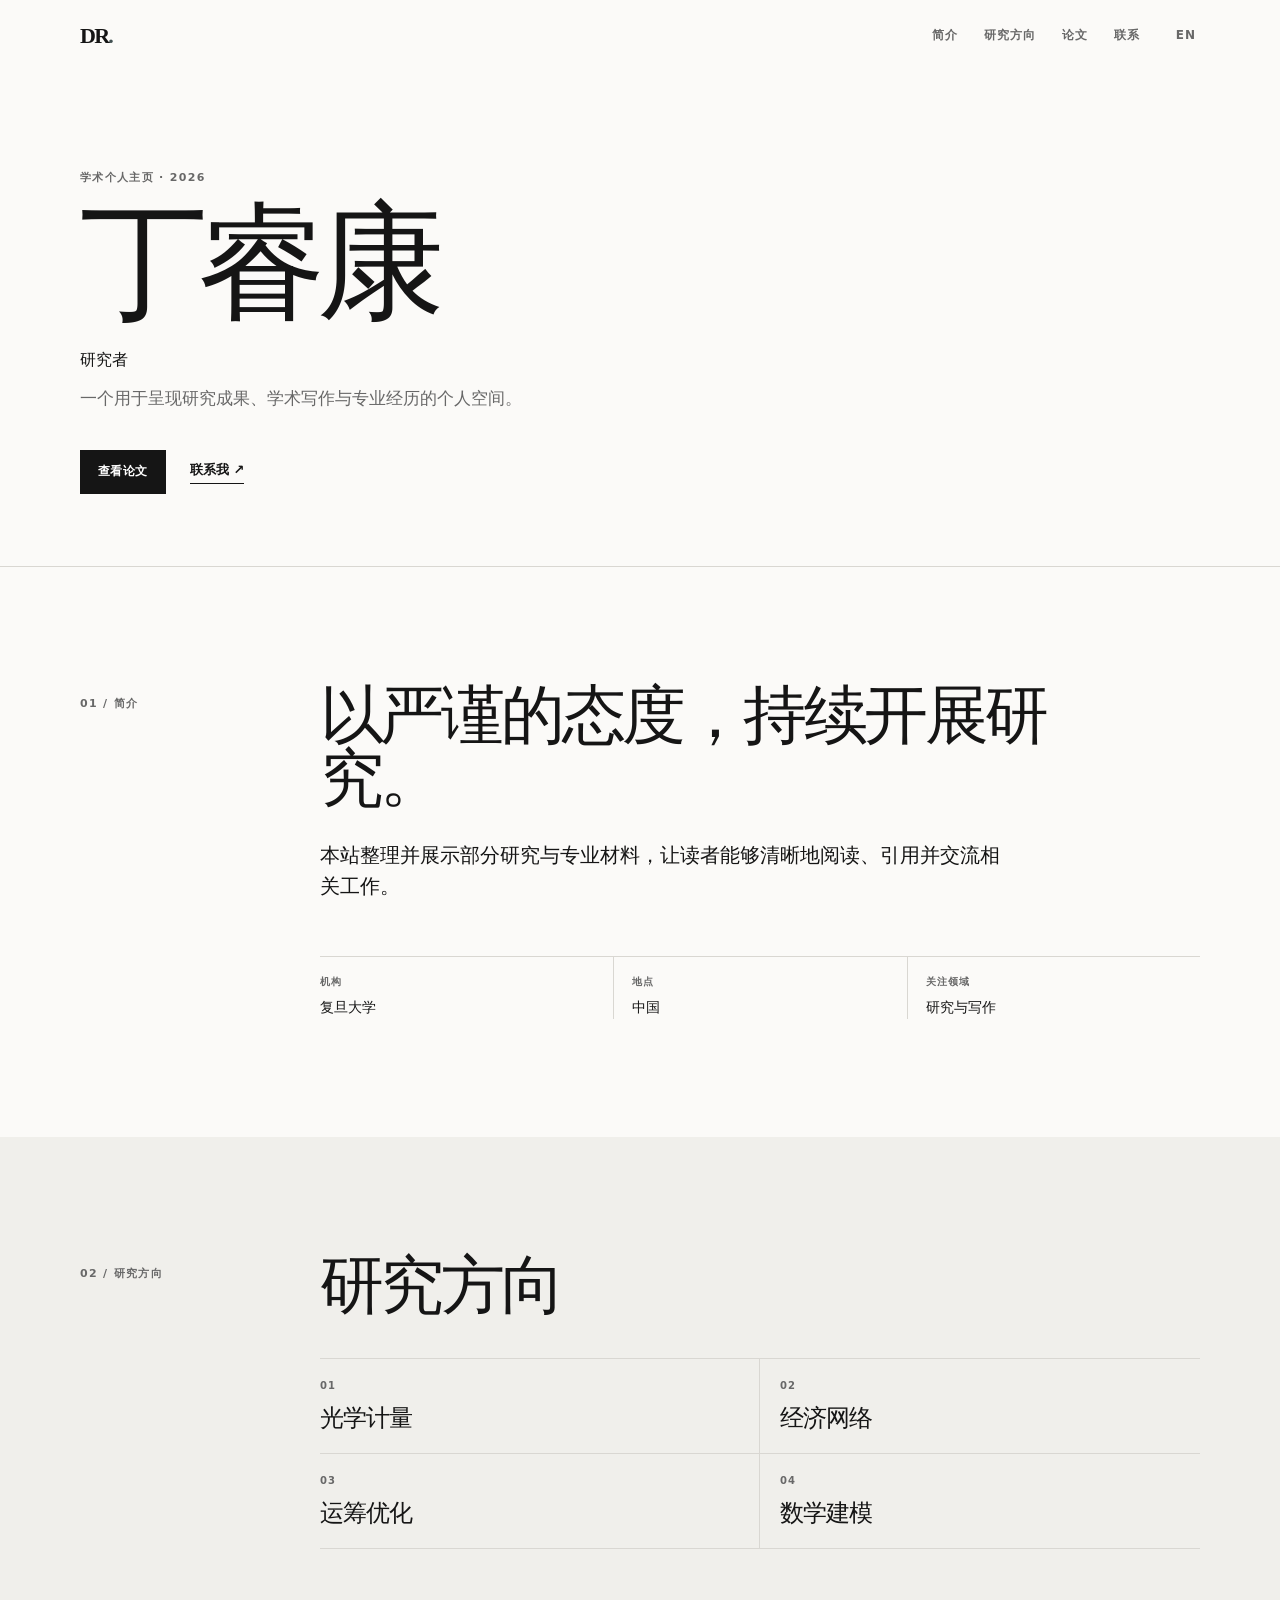
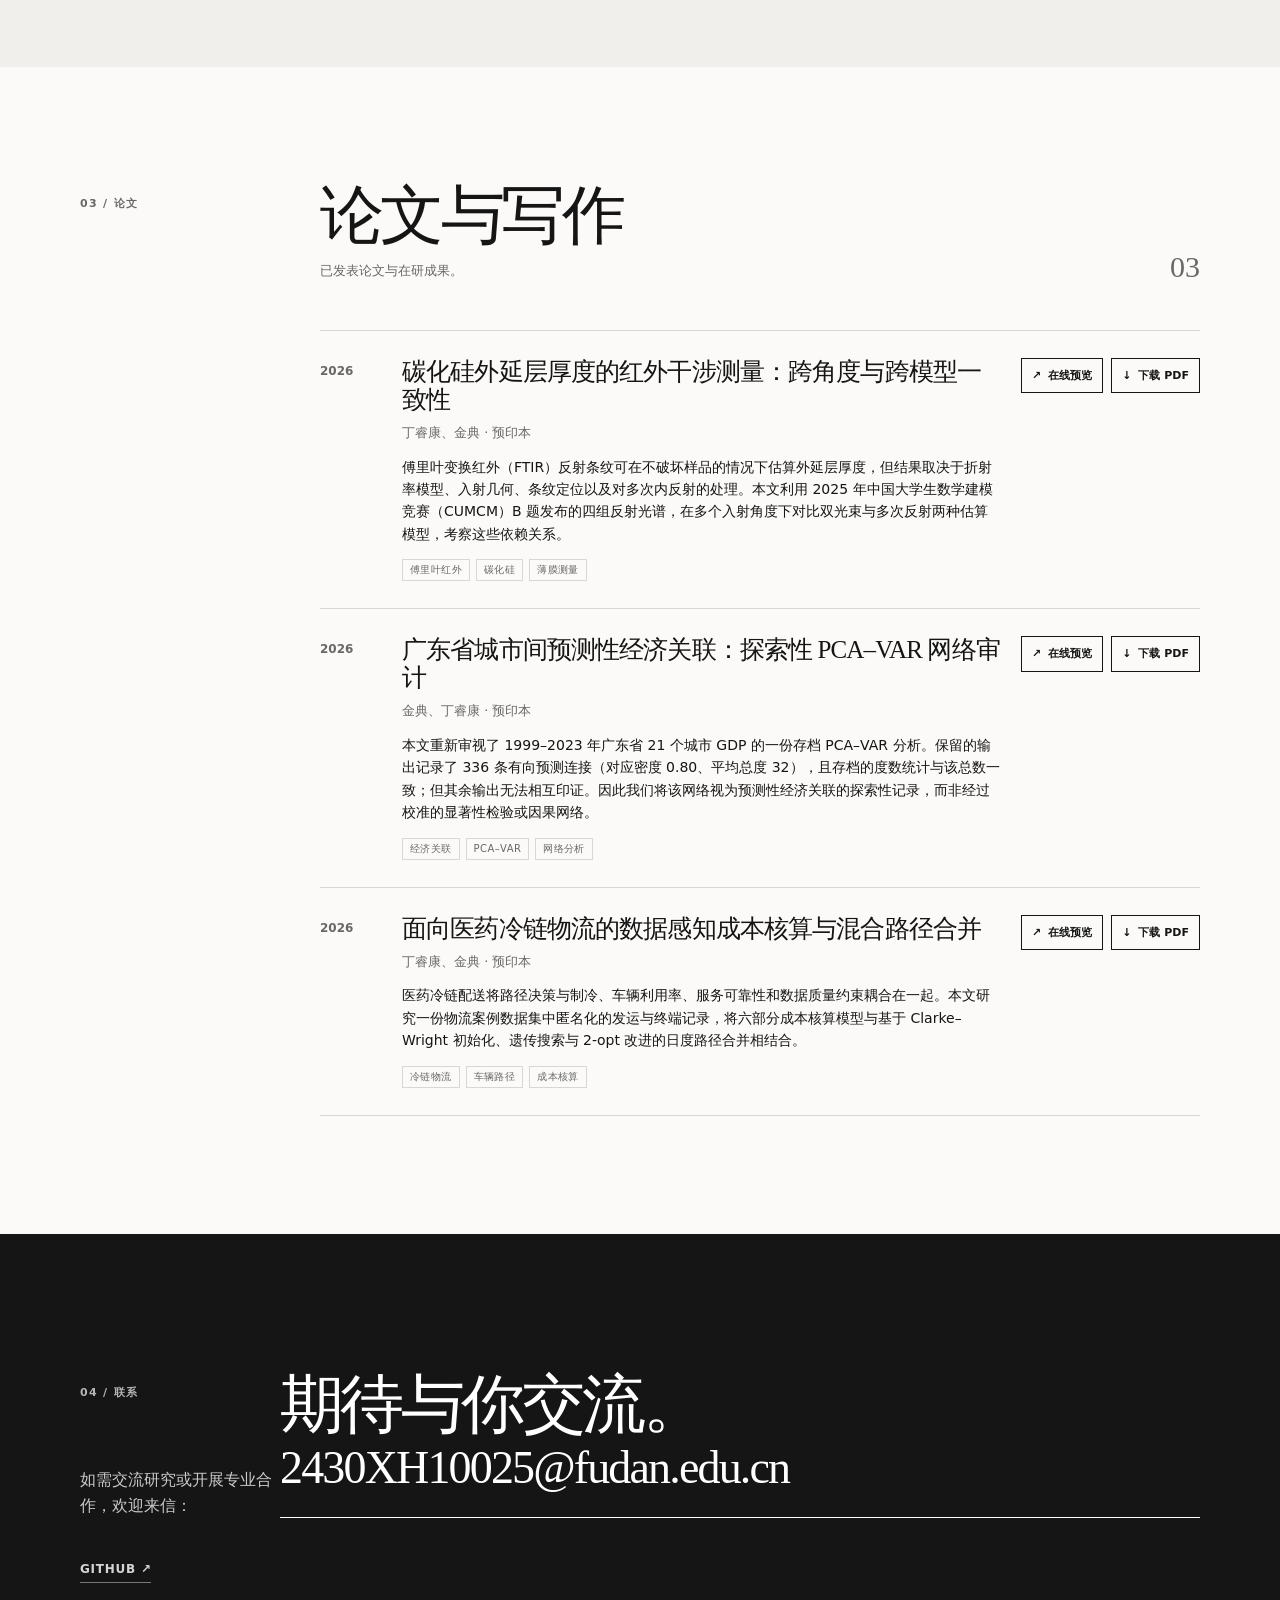
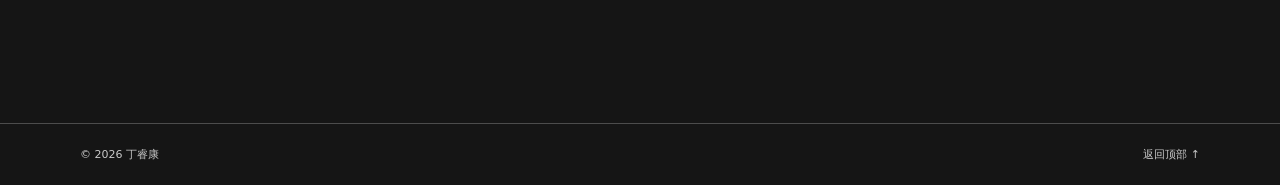
<file: index.html>
<!doctype html>
<html lang="zh-CN">
  <head>
    <meta charset="UTF-8" />
    <meta name="viewport" content="width=device-width, initial-scale=1.0" />
    <meta name="description" content="Ding Ruikang — Personal academic website." />
    <title>Ding Ruikang | Personal Website</title>
    <link rel="stylesheet" href="styles.css" />
  </head>
  <body>
    <a class="skip-link" href="#main">Skip to content</a>
    <header class="site-header" id="top">
      <div class="container nav-wrap">
        <a class="wordmark" href="#top" aria-label="Back to top">DR<span>.</span></a>
        <button class="menu-toggle" type="button" aria-expanded="false" aria-controls="site-nav">
          <span class="sr-only" data-i18n="menu">Menu</span><span aria-hidden="true">+</span>
        </button>
        <nav class="site-nav" id="site-nav" aria-label="Primary navigation">
          <a href="#about" data-i18n="navAbout">About</a>
          <a href="#research" data-i18n="navResearch">Research</a>
          <a href="#publications" data-i18n="navPublications">Publications</a>
          <!-- <a href="#resume" data-i18n="navResume">Résumé</a> -->
          <a href="#contact" data-i18n="navContact">Contact</a>
        </nav>
        <button class="language-toggle" type="button" aria-label="Switch language">EN</button>
      </div>
    </header>

    <main id="main">
      <section class="hero container" aria-labelledby="page-title">
        <div class="hero-copy reveal">
          <p class="eyebrow" data-i18n="heroKicker">Academic profile · 2026</p>
          <h1 id="page-title" data-person="name">Ding Ruikang</h1>
          <p class="hero-role" data-person="role">Researcher &amp; Scholar</p>
          <p class="hero-intro" data-person="intro">A concise space for research, writing, and professional work.</p>
          <div class="hero-actions">
            <a class="button button-dark" href="#publications" data-i18n="viewPublications">View publications</a>
            <a class="text-link" href="#contact" data-i18n="getInTouch">Get in touch <span aria-hidden="true">↗</span></a>
          </div>
        </div>
        <!-- Portrait (commented out)
        <div class="portrait-wrap reveal delay-1" aria-label="Portrait placeholder" role="img">
          <div class="portrait" id="portrait">
            <span data-person="initials">DR</span>
            <p data-i18n="portraitPending">Portrait forthcoming</p>
          </div>
          <p class="portrait-caption" data-i18n="portraitCaption">Based in China · Available for collaboration</p>
        </div>
        -->
      </section>

      <section class="section section-rule" id="about" aria-labelledby="about-title">
        <div class="container section-grid">
          <p class="section-label">01 / <span data-i18n="navAbout">About</span></p>
          <div class="section-content reveal">
            <h2 id="about-title" data-i18n="aboutTitle">A considered approach to research.</h2>
            <p class="lead" data-person="about">This site collects selected research and professional materials. It is designed to make the work easy to read, cite, and discuss.</p>
            <dl class="facts" id="facts"></dl>
          </div>
        </div>
      </section>

      <section class="section section-tint" id="research" aria-labelledby="research-title">
        <div class="container section-grid">
          <p class="section-label">02 / <span data-i18n="navResearch">Research</span></p>
          <div class="section-content reveal">
            <h2 id="research-title" data-i18n="researchTitle">Research interests</h2>
            <div class="interests" id="interests"></div>
          </div>
        </div>
      </section>

      <section class="section" id="publications" aria-labelledby="publications-title">
        <div class="container section-grid">
          <p class="section-label">03 / <span data-i18n="navPublications">Publications</span></p>
          <div class="section-content reveal">
            <div class="heading-row">
              <div>
                <h2 id="publications-title" data-i18n="publicationsTitle">Selected publications</h2>
                <p class="section-note" data-i18n="publicationsNote">Selected papers and working manuscripts.</p>
              </div>
              <span class="count" id="publication-count" aria-label="Number of publications"></span>
            </div>
            <div class="publication-list" id="publication-list"></div>
            <!-- <p class="document-hint" data-i18n="documentHint">PDF files will be available here once they are added to the repository.</p> -->
          </div>
        </div>
      </section>

      <!-- Résumé section (commented out)
      <section class="section section-tint" id="resume" aria-labelledby="resume-title">
        <div class="container section-grid">
          <p class="section-label">04 / <span data-i18n="navResume">Résumé</span></p>
          <div class="section-content reveal">
            <h2 id="resume-title" data-i18n="resumeTitle">Curriculum vitae</h2>
            <p class="lead resume-copy" data-i18n="resumeCopy">A complete overview of education, research experience, and professional history.</p>
            <div class="resume-card">
              <div class="resume-mark" aria-hidden="true">CV</div>
              <div>
                <p class="resume-file" id="resume-filename">Ding_Ruikang_CV.pdf</p>
                <p class="muted" data-i18n="resumeStatus">PDF to be added</p>
              </div>
              <div class="card-actions" id="resume-actions"></div>
            </div>
          </div>
        </div>
      </section>
      -->

      <section class="section contact-section" id="contact" aria-labelledby="contact-title">
        <div class="container contact-inner reveal">
          <p class="section-label">04 / <span data-i18n="navContact">Contact</span></p>
          <h2 id="contact-title" data-i18n="contactTitle">Let’s start a conversation.</h2>
          <p class="contact-copy" data-i18n="contactCopy">For research discussion or professional inquiries, please write to:</p>
          <a class="email-link" data-person="email" href="mailto:your.email@example.com">your.email@example.com</a>
          <div class="social-links" id="social-links" aria-label="Social links"></div>
        </div>
      </section>
    </main>

    <footer class="site-footer">
      <div class="container footer-inner">
        <span>© <span id="year"></span> <span data-person="name">Ding Ruikang</span></span>
        <a href="#top" data-i18n="backToTop">Back to top ↑</a>
      </div>
    </footer>
    <script src="assets/data.js"></script>
    <script src="script.js"></script>
  </body>
</html>
</file>
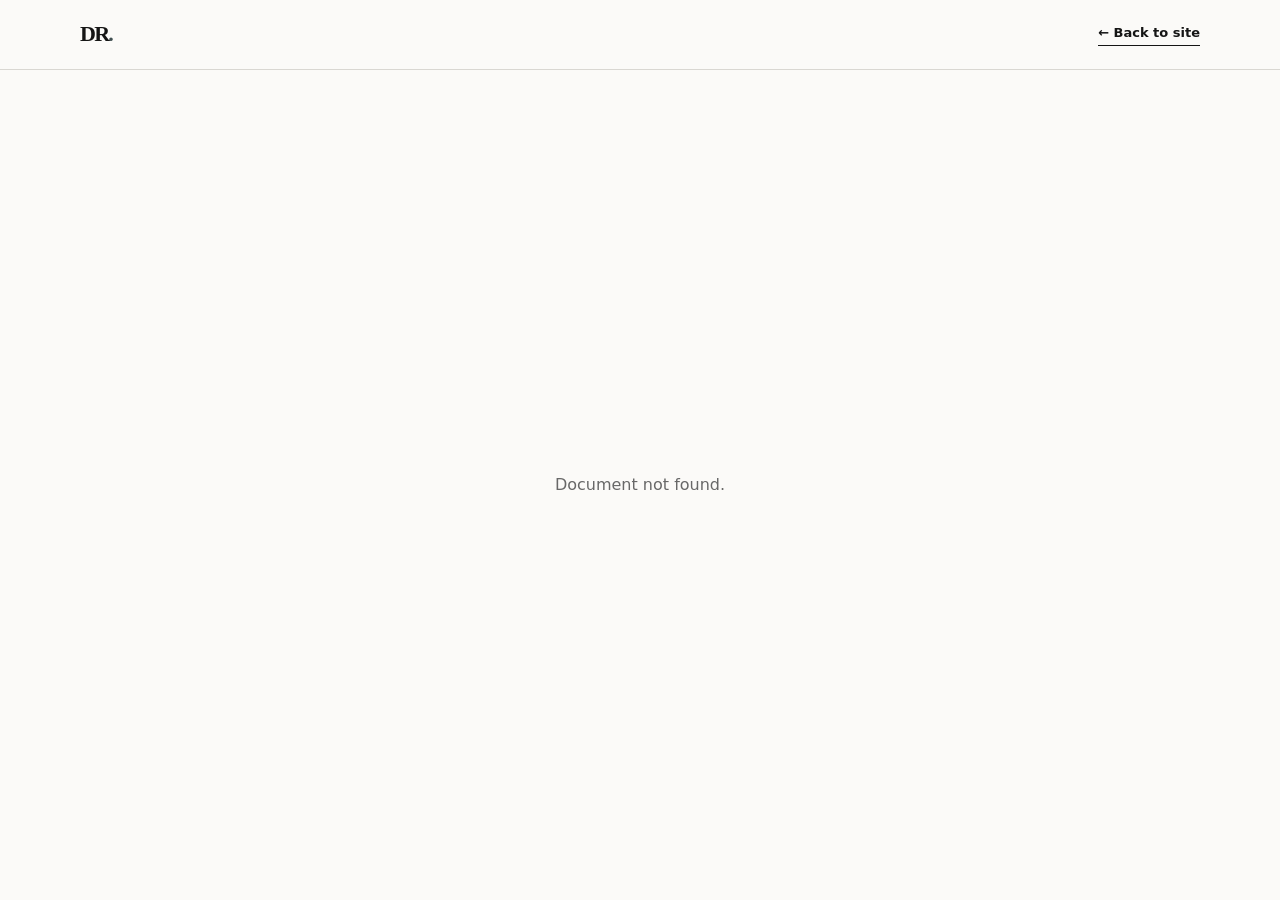
<file: document.html>
<!doctype html>
<html lang="zh-CN">
  <head>
    <meta charset="UTF-8" />
    <meta name="viewport" content="width=device-width, initial-scale=1.0" />
    <title>Document preview | Ding Ruikang</title>
    <link rel="stylesheet" href="styles.css" />
    <style>.viewer-header{height:70px;border-bottom:1px solid var(--line);display:flex;align-items:center}.viewer-header .container{display:flex;justify-content:space-between;align-items:center;gap:20px}.viewer-main{height:calc(100vh - 70px);padding:20px 0}.viewer-frame{width:100%;height:100%;border:1px solid var(--line);background:#eee}.viewer-empty{display:grid;place-items:center;height:100%;text-align:center;color:var(--muted)}.viewer-empty p{margin:0}.viewer-empty a{margin-top:16px;color:var(--ink);border-bottom:1px solid var(--ink)}@media(max-width:760px){.viewer-main{padding:0;height:calc(100vh - 70px)}.viewer-frame{border:0}}</style>
  </head>
  <body>
    <header class="viewer-header"><div class="container"><a class="wordmark" href="index.html">DR<span>.</span></a><a class="text-link" href="index.html#publications">← Back to site</a></div></header>
    <main class="viewer-main container" id="viewer"></main>
    <script>
      const file = new URLSearchParams(location.search).get('file');
      const safeFile = file && !file.includes('..') && /^assets\/(papers|resume)\/[A-Za-z0-9._/-]+\.pdf$/i.test(file);
      const viewer = document.getElementById('viewer');
      if (safeFile) { viewer.innerHTML = `<object class="viewer-frame" data="${encodeURI(file)}" type="application/pdf"><div class="viewer-empty"><div><p>Your browser cannot preview this PDF.</p><a href="${encodeURI(file)}" download>Download the document</a></div></div></object>`; }
      else { viewer.innerHTML = '<div class="viewer-empty"><p>Document not found.</p></div>'; }
    </script>
  </body>
</html>
</file>
<file: styles.css>
:root { --ink:#151515; --muted:#686868; --paper:#fbfaf8; --line:#d9d7d2; --tint:#f0efeb; --accent:#415052; --serif: Georgia, 'Times New Roman', serif; --sans: Inter, ui-sans-serif, system-ui, -apple-system, BlinkMacSystemFont, 'Segoe UI', sans-serif; }
* { box-sizing:border-box; }
html { scroll-behavior:smooth; }
body { margin:0; background:var(--paper); color:var(--ink); font-family:var(--sans); font-size:16px; line-height:1.6; }
a { color:inherit; text-decoration:none; }
button { font:inherit; }
.container { width:min(1120px, calc(100% - 48px)); margin-inline:auto; }
.skip-link { position:absolute; top:-50px; left:16px; background:var(--ink); color:#fff; padding:8px 12px; z-index:3; }.skip-link:focus { top:16px; }
.site-header { position:sticky; top:0; z-index:2; background:color-mix(in srgb, var(--paper) 92%, transparent); backdrop-filter:blur(12px); border-bottom:1px solid transparent; }.site-header:has(+ main) { transition:border-color .25s; }
.nav-wrap { height:72px; display:flex; align-items:center; gap:32px; }.wordmark { font:700 22px/1 var(--serif); letter-spacing:-.08em; margin-right:auto; }.wordmark span { color:var(--accent); }.site-nav { display:flex; gap:26px; }.site-nav a, .language-toggle { color:var(--muted); font-size:12px; font-weight:650; letter-spacing:.08em; text-transform:uppercase; }.site-nav a:hover, .site-nav a:focus-visible, .language-toggle:hover { color:var(--ink); }.language-toggle { cursor:pointer; border:0; background:transparent; padding:4px; }.menu-toggle { display:none; }
.hero { min-height:0; padding:96px 0 72px; display:grid; grid-template-columns:1.35fr .65fr; align-items:center; gap:72px; }.eyebrow,.section-label { margin:0 0 20px; color:var(--muted); font-size:11px; font-weight:700; letter-spacing:.12em; text-transform:uppercase; }.hero h1 { max-width:730px; margin:0; font:400 clamp(62px, 10vw, 132px)/.88 var(--serif); letter-spacing:-.075em; }.hero-role { margin:28px 0 0; font-size:16px; letter-spacing:.01em; }.hero-intro { max-width:460px; margin:12px 0 0; color:var(--muted); font-size:17px; }.hero-actions { display:flex; align-items:center; gap:24px; margin-top:38px; }.button { display:inline-flex; align-items:center; justify-content:center; min-height:44px; padding:0 18px; font-size:12px; font-weight:700; letter-spacing:.04em; }.button-dark { background:var(--ink); color:white; }.button-dark:hover { background:var(--accent); }.text-link { border-bottom:1px solid var(--ink); padding-bottom:2px; font-size:13px; font-weight:650; }.text-link:hover { color:var(--accent); border-color:var(--accent); }
.portrait-wrap { justify-self:end; width:min(100%, 290px); }.portrait { position:relative; aspect-ratio:4/5; display:flex; flex-direction:column; align-items:center; justify-content:center; background:#d8dad6; overflow:hidden; color:var(--accent); }.portrait::before,.portrait::after { content:''; position:absolute; border:1px solid rgba(65,80,82,.15); border-radius:50%; }.portrait::before { width:68%; aspect-ratio:1; }.portrait::after { width:110%; aspect-ratio:1; }.portrait span { position:relative; z-index:1; font:400 68px/1 var(--serif); letter-spacing:-.1em; }.portrait p { position:absolute; bottom:10px; z-index:1; margin:0; font-size:9px; font-weight:700; letter-spacing:.1em; text-transform:uppercase; }.portrait.has-image { background-size:cover; background-position:center; }.portrait.has-image::before,.portrait.has-image::after,.portrait.has-image span,.portrait.has-image p { display:none; }.portrait-caption { margin:12px 0 0; color:var(--muted); font-size:11px; line-height:1.45; }
.section { padding:118px 0; }.section-rule { border-top:1px solid var(--line); }.section-tint { background:var(--tint); }.section-grid { display:grid; grid-template-columns:200px minmax(0, 1fr); gap:40px; }.section-label { padding-top:10px; }.section-content h2,.contact-inner h2 { max-width:760px; margin:0; font:400 clamp(38px, 5vw, 64px)/.98 var(--serif); letter-spacing:-.055em; }.lead { max-width:680px; margin:30px 0 0; font-size:20px; line-height:1.55; }.facts { display:grid; grid-template-columns:repeat(3, minmax(0,1fr)); margin:54px 0 0; border-top:1px solid var(--line); }.facts div { padding:17px 18px 0 0; }.facts div+div { border-left:1px solid var(--line); padding-left:18px; }.facts dt { color:var(--muted); font-size:10px; font-weight:700; letter-spacing:.1em; text-transform:uppercase; }.facts dd { margin:6px 0 0; font-size:14px; }
.interests { display:grid; grid-template-columns:repeat(2,minmax(0,1fr)); margin-top:40px; border-top:1px solid var(--line); }.interest { padding:22px 20px 22px 0; border-bottom:1px solid var(--line); font:400 24px/1.1 var(--serif); letter-spacing:-.035em; }.interest:nth-child(odd) { border-right:1px solid var(--line); padding-right:20px; }.interest:nth-child(even) { padding-left:20px; }.interest-number { display:block; margin-bottom:14px; color:var(--muted); font:700 10px/1 var(--sans); letter-spacing:.1em; }
.heading-row { display:flex; align-items:flex-end; justify-content:space-between; gap:20px; }.section-note,.document-hint,.muted { color:var(--muted); font-size:13px; }.section-note { margin:13px 0 0; }.count { color:var(--muted); font:400 30px/1 var(--serif); }.publication-list { margin-top:48px; border-top:1px solid var(--line); }.publication { display:grid; grid-template-columns:62px minmax(0, 1fr) auto; gap:20px; padding:27px 0; border-bottom:1px solid var(--line); }.publication-year { color:var(--muted); font-size:12px; font-weight:700; padding-top:4px; }.publication h3 { margin:0; font:400 25px/1.12 var(--serif); letter-spacing:-.035em; }.publication-meta { margin:9px 0 0; color:var(--muted); font-size:13px; }.publication-abstract { max-width:650px; margin:12px 0 0; font-size:14px; }.tag-list { display:flex; flex-wrap:wrap; gap:6px; margin-top:14px; }.tag { border:1px solid var(--line); padding:2px 7px; color:var(--muted); font-size:10px; letter-spacing:.04em; }.paper-actions,.card-actions { display:flex; gap:8px; align-items:flex-start; }.icon-button { display:inline-flex; align-items:center; gap:7px; border:1px solid var(--ink); padding:8px 10px; background:transparent; font-size:11px; font-weight:700; white-space:nowrap; }.icon-button:hover { background:var(--ink); color:#fff; }.icon-button[aria-disabled='true'] { border-color:var(--line); color:#9c9c9c; cursor:not-allowed; pointer-events:none; }.document-hint { margin:20px 0 0; }
.resume-copy { margin-top:27px; }.resume-card { display:grid; grid-template-columns:64px 1fr auto; align-items:center; gap:20px; margin-top:42px; padding:22px; border:1px solid var(--line); background:var(--paper); }.resume-mark { display:grid; place-items:center; width:64px; height:78px; background:var(--accent); color:#fff; font:400 22px/1 var(--serif); }.resume-file { margin:0; font:400 21px/1.1 var(--serif); }.resume-card .muted { margin:7px 0 0; }
.contact-section { padding-block:140px; background:var(--ink); color:#fff; }.contact-inner { display:grid; grid-template-columns:200px minmax(0,1fr); }.contact-section .section-label { color:#b5b5b5; }.contact-copy { margin:31px 0 0; color:#c9c9c9; }.email-link { display:inline-block; margin-top:4px; border-bottom:1px solid #fff; font:400 clamp(24px,4vw,46px)/1.2 var(--serif); letter-spacing:-.04em; }.social-links { display:flex; flex-wrap:wrap; gap:10px 20px; margin-top:42px; }.social-links a { color:#d5d5d5; border-bottom:1px solid #777; padding-bottom:2px; font-size:12px; font-weight:700; letter-spacing:.06em; text-transform:uppercase; }.social-links a:hover { color:#fff; border-color:#fff; }.site-footer { padding:22px 0; background:var(--ink); border-top:1px solid #4c4c4c; color:#c9c9c9; font-size:11px; }.footer-inner { display:flex; justify-content:space-between; gap:20px; }.site-footer a:hover { color:#fff; }
.reveal { opacity:0; transform:translateY(18px); transition:opacity .6s ease, transform .6s ease; }.reveal.is-visible { opacity:1; transform:none; }.delay-1 { transition-delay:.12s; }.sr-only { position:absolute; width:1px; height:1px; overflow:hidden; clip:rect(0,0,0,0); white-space:nowrap; }
@media (max-width:760px) { .container { width:min(100% - 36px, 1120px); }.nav-wrap { height:62px; gap:15px; }.menu-toggle { display:block; order:2; border:0; background:transparent; color:var(--ink); font-size:27px; line-height:1; cursor:pointer; }.menu-toggle[aria-expanded='true'] span[aria-hidden] { display:block; transform:rotate(45deg); }.language-toggle { order:3; }.site-nav { display:none; position:absolute; top:62px; left:0; right:0; padding:18px; border-bottom:1px solid var(--line); background:var(--paper); }.site-nav.is-open { display:grid; gap:15px; }.site-nav a { font-size:12px; }.hero { min-height:auto; padding:85px 0 70px; grid-template-columns:1fr; gap:55px; }.hero h1 { font-size:clamp(58px,17vw,88px); }.hero-intro { font-size:16px; }.portrait-wrap { justify-self:start; width:180px; }.section { padding:78px 0; }.section-grid,.contact-inner { grid-template-columns:1fr; gap:18px; }.section-label { padding:0; margin:0; }.section-content h2,.contact-inner h2 { font-size:43px; }.lead { margin-top:23px; font-size:18px; }.facts { grid-template-columns:1fr; margin-top:38px; }.facts div+div { border-left:0; border-top:1px solid var(--line); padding-left:0; padding-top:17px; }.interests { grid-template-columns:1fr; margin-top:30px; }.interest,.interest:nth-child(odd),.interest:nth-child(even) { padding:18px 0; border-right:0; }.publication { grid-template-columns:1fr; gap:10px; }.publication-year { padding:0; }.publication h3 { font-size:23px; }.paper-actions { margin-top:5px; flex-wrap:wrap; }.heading-row { align-items:start; }.resume-card { grid-template-columns:50px 1fr; gap:15px; padding:16px; }.resume-mark { width:50px; height:62px; }.resume-file { font-size:17px; }.resume-card .card-actions { grid-column:1/-1; }.contact-section { padding-block:92px; }.footer-inner { align-items:flex-start; flex-direction:column; gap:6px; } }
@media (prefers-reduced-motion: reduce) { html { scroll-behavior:auto; }.reveal { opacity:1; transform:none; transition:none; } }
</file>
